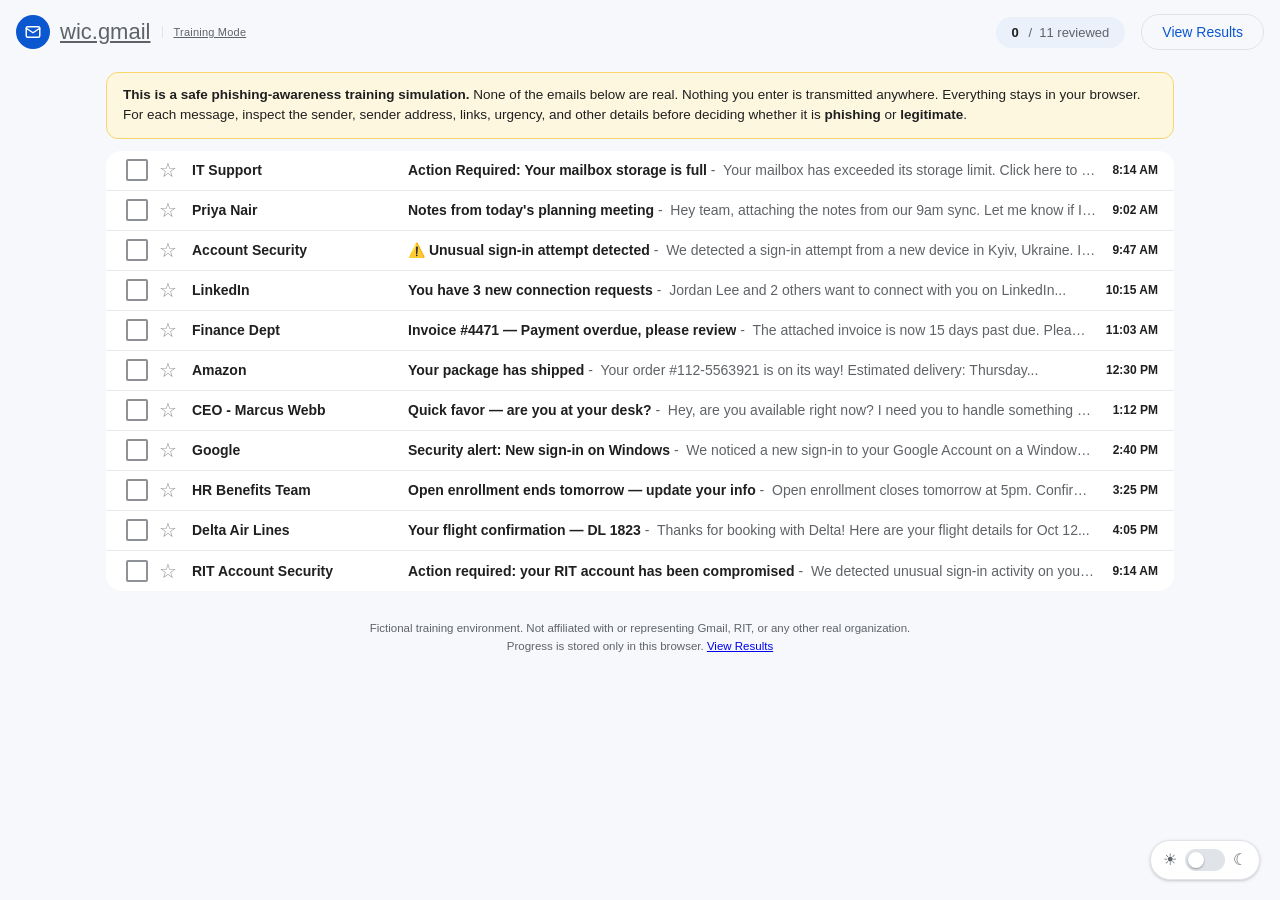
<file: index.html>
<!DOCTYPE html>
<html lang="en">
<head>
<meta charset="UTF-8">
<meta name="viewport" content="width=device-width, initial-scale=1.0">

<title>wic.gmail — Inbox</title>

<script src="assets/js/theme.js"></script>
<link rel="stylesheet" href="assets/css/styles.css">
</head>

<body>

<div class="topbar">

  <a class="brand" href="index.html">
    <div class="brand-mark">
      <svg
        viewBox="0 0 24 24"
        width="18"
        height="18"
        fill="none"
        stroke="#fff"
        stroke-width="2"
        stroke-linejoin="round"
        stroke-linecap="round"
        aria-hidden="true"
      >
        <rect x="3" y="5" width="18" height="14" rx="2"/>
        <path d="M3 7l9 6 9-6"/>
      </svg>
    </div>

    wic.gmail

    <span class="brand-sub">
      Training Mode
    </span>
  </a>

  <div class="topbar-spacer"></div>

  <div class="score-pill" id="score-pill">
    Loading…
  </div>

  <a class="btn" href="results.html">
    View Results
  </a>

</div>


<div class="layout">

  <div class="banner">

    <b>This is a safe phishing-awareness training simulation.</b>

    None of the emails below are real. Nothing you enter is transmitted
    anywhere. Everything stays in your browser.

    For each message, inspect the sender, sender address, links,
    urgency, and other details before deciding whether it is
    <b>phishing</b> or <b>legitimate</b>.

  </div>


  <div class="panel" id="inbox-list"></div>


  <div class="footer-note">

    Fictional training environment. Not affiliated with or representing
    Gmail, RIT, or any other real organization.

    <br>

    Progress is stored only in this browser.

    <a href="results.html">
      View Results
    </a>

  </div>

</div>


<div class="link-tooltip" id="link-tooltip"></div>


<script src="assets/js/emails.js"></script>
<script src="assets/js/app.js"></script>

<script>

/* ============================================================
   Inbox rendering
   ============================================================ */

function statusBadge(record, scenario) {

  if (record.judged === null) {
    return "";
  }

  const correct =
    record.judged ===
    (scenario.isPhishing ? "phish" : "legit");

  return `
    <span class="verdict-badge ${correct ? "correct" : "incorrect"}">
      ${correct ? "Correct" : "Missed"}
    </span>
  `;
}


/* ============================================================
   Inbox
   ============================================================ */

function renderInbox() {

  const progress = loadProgress();

  const list =
    document.getElementById("inbox-list");

  list.innerHTML = "";

  allScenarios().forEach((scenario) => {

    const record =
      getRecord(progress, scenario.id);

    const row =
      document.createElement("div");

    row.className =
      "email-row" +
      (record.judged !== null ? " read" : "");

    row.innerHTML = `

      <div class="avatar">
        ${escapeHtml(scenario.avatarInitial)}
      </div>

      <div class="email-row-main">

        <div class="email-row-top">

          <span
            class="email-sender"
            title="${escapeHtml(scenario.senderEmail)}"
          >
            ${escapeHtml(scenario.sender)}
          </span>

          <span class="email-time">
            ${escapeHtml(scenario.time)}
          </span>

        </div>

        <div class="email-subject">
          ${escapeHtml(scenario.subject)}
        </div>

        <div class="email-preview">
          ${escapeHtml(scenario.preview)}
        </div>

      </div>

      ${statusBadge(record, scenario)}
    `;

    row.addEventListener("click", () => {

      window.location.href =
        `email.html?id=${encodeURIComponent(scenario.id)}`;

    });

    list.appendChild(row);
  });

  updateScorePill(progress);
}


/* ============================================================
   Score
   ============================================================ */

function updateScorePill(progress) {

  const total =
    EMAIL_SCENARIOS.length;

  const judgedCount =
    EMAIL_SCENARIOS.filter(
      (scenario) =>
        getRecord(progress, scenario.id).judged !== null
    ).length;

  const pill =
    document.getElementById("score-pill");

  pill.innerHTML = `
    <b>${judgedCount}</b>
    &nbsp;/&nbsp;
    ${total} reviewed
  `;
}


renderInbox();

</script>

</body>
</html>
</file>
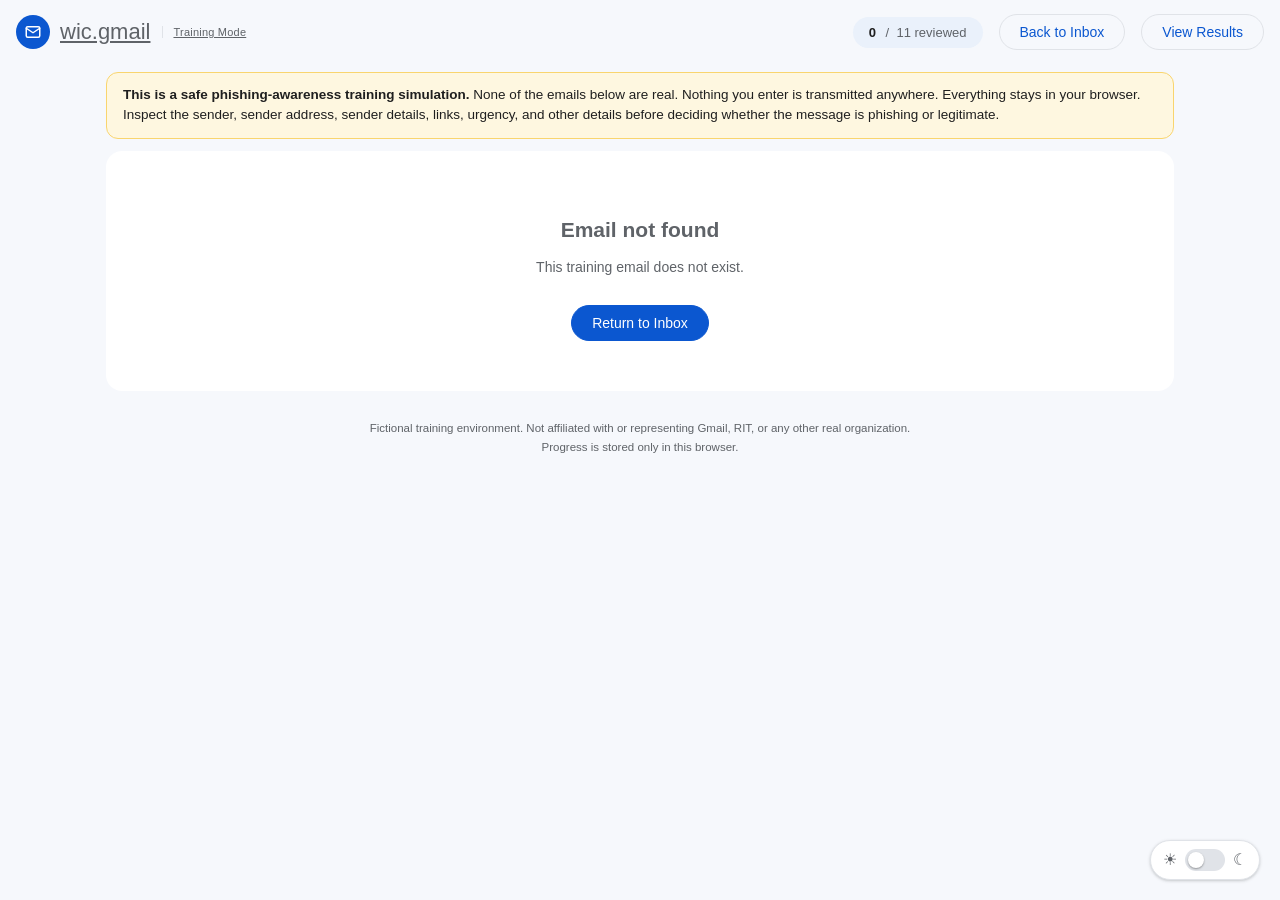
<file: email.html>
<!DOCTYPE html>
<html lang="en">
<head>
<meta charset="UTF-8">
<meta name="viewport" content="width=device-width, initial-scale=1.0">

<title>wic.gmail — Email</title>

<script src="assets/js/theme.js"></script>
<link rel="stylesheet" href="assets/css/styles.css">
</head>

<body>

<div class="topbar">

  <a class="brand" href="index.html">

    <div class="brand-mark">
      <svg
        viewBox="0 0 24 24"
        width="18"
        height="18"
        fill="none"
        stroke="#fff"
        stroke-width="2"
        stroke-linejoin="round"
        stroke-linecap="round"
        aria-hidden="true"
      >
        <rect x="3" y="5" width="18" height="14" rx="2"/>
        <path d="M3 7l9 6 9-6"/>
      </svg>
    </div>

    wic.gmail

    <span class="brand-sub">
      Training Mode
    </span>

  </a>

  <div class="topbar-spacer"></div>

  <div class="score-pill" id="score-pill">
    Loading…
  </div>

  <a class="btn" href="index.html">
    Back to Inbox
  </a>

  <a class="btn" href="results.html">
    View Results
  </a>

</div>


<div class="layout">

  <div class="banner">

    <b>This is a safe phishing-awareness training simulation.</b>

    None of the emails below are real. Nothing you enter is transmitted
    anywhere. Everything stays in your browser.

    Inspect the sender, sender address, sender details, links,
    urgency, and other details before deciding whether the message
    is phishing or legitimate.

  </div>


  <div class="panel" id="email-panel">

    <div class="empty-state">
      Loading email…
    </div>

  </div>


  <div class="footer-note">

    Fictional training environment. Not affiliated with or representing
    Gmail, RIT, or any other real organization.

    <br>

    Progress is stored only in this browser.

  </div>

</div>


<div
  class="link-tooltip"
  id="link-tooltip"
></div>


<script src="assets/js/emails.js"></script>
<script src="assets/js/app.js"></script>

<script>

/* ============================================================
   Get email
   ============================================================ */

const scenarioId =
  getQueryParam("id");

const scenario =
  findScenario(scenarioId);


/* ============================================================
   Score
   ============================================================ */

function updateEmailScore() {

  const progress =
    loadProgress();

  const reviewed =
    EMAIL_SCENARIOS.filter(
      (item) =>
        getRecord(progress, item.id).judged !== null
    ).length;

  const pill =
    document.getElementById("score-pill");

  if (!pill) {
    return;
  }

  pill.innerHTML = `
    <b>${reviewed}</b>
    &nbsp;/&nbsp;
    ${EMAIL_SCENARIOS.length} reviewed
  `;
}


/* ============================================================
   Sender details
   ============================================================ */

function toggleSenderDetails() {

  const popup =
    document.getElementById("sender-details");

  const button =
    document.getElementById("sender-details-button");

  if (!popup || !button) {
    return;
  }

  const isOpen =
    popup.style.display === "block";

  if (isOpen) {

    popup.style.display = "none";

    button.setAttribute(
      "aria-expanded",
      "false"
    );

    button.innerHTML = "▾";

  } else {

    popup.style.display = "block";

    button.setAttribute(
      "aria-expanded",
      "true"
    );

    button.innerHTML = "▴";
  }
}


/* ============================================================
   Render error
   ============================================================ */

function renderError() {

  const panel =
    document.getElementById("email-panel");

  panel.innerHTML = `

    <div class="empty-state">

      <h2>
        Email not found
      </h2>

      <p>
        This training email does not exist.
      </p>

      <br>

      <a
        class="btn btn-primary"
        href="index.html"
      >
        Return to Inbox
      </a>

    </div>

  `;
}


/* ============================================================
   Render email
   ============================================================ */

function renderEmail() {

  if (!scenario) {
    renderError();
    return;
  }


  const progress =
    loadProgress();

  const record =
    getRecord(
      progress,
      scenario.id
    );


  setRecord(
    progress,
    scenario.id,
    {
      readAt:
        record.readAt ||
        new Date().toISOString()
    }
  );


  const details =
    scenario.senderDetails || {};


  const panel =
    document.getElementById(
      "email-panel"
    );


  panel.innerHTML = `

    <div class="detail-header">

      <h1 class="detail-subject">

        ${escapeHtml(
          scenario.subject
        )}

      </h1>


      <div class="detail-sender-row">

        <div class="avatar">

          ${escapeHtml(
            scenario.avatarInitial || "?"
          )}

        </div>


        <div
          class="detail-sender-info"
          style="position: relative;"
        >

          <div
            style="
              display: flex;
              align-items: center;
              gap: 6px;
              min-height: 24px;
            "
          >

            <span class="detail-sender-name">

              ${escapeHtml(
                scenario.sender
              )}

            </span>


            <span class="detail-sender-email">

              ${escapeHtml(
                scenario.senderEmail
              )}

            </span>


            <!-- THIS IS THE ACTUAL BUTTON -->

            <button
              id="sender-details-button"
              type="button"
              onclick="toggleSenderDetails()"
              aria-expanded="false"
              aria-label="Show sender details"
              title="Show sender details"
              style="
                appearance: none;
                -webkit-appearance: none;
                border: 0;
                background: transparent;
                color: var(--text-muted);
                cursor: pointer;
                font-size: 16px;
                line-height: 20px;
                width: 28px;
                height: 28px;
                padding: 0;
                margin: 0;
                display: inline-flex;
                align-items: center;
                justify-content: center;
                border-radius: 50%;
              "
            >▾</button>

          </div>


          <!-- SENDER DETAILS -->

          <div
            id="sender-details"
            style="
              display: none;
              position: absolute;
              z-index: 100;
              top: 34px;
              left: 0;
              width: min(520px, calc(100vw - 60px));
              background: var(--panel);
              color: var(--text);
              border: 1px solid var(--border);
              border-radius: 12px;
              box-shadow: var(--shadow);
              padding: 18px;
            "
          >

            <div
              style="
                font-size: 16px;
                font-weight: 500;
                margin-bottom: 14px;
              "
            >
              Sender details
            </div>


            <div
              style="
                display: grid;
                grid-template-columns: 90px 1fr;
                gap: 9px 12px;
                font-size: 13px;
                line-height: 1.4;
              "
            >

              <div
                style="
                  color: var(--text-muted);
                  font-weight: 500;
                "
              >
                from:
              </div>

              <div>
                ${escapeHtml(
                  scenario.senderEmail
                )}
              </div>


              <div
                style="
                  color: var(--text-muted);
                  font-weight: 500;
                "
              >
                to:
              </div>

              <div>
                ${escapeHtml(
                  details.to ||
                  "Not available"
                )}
              </div>


              <div
                style="
                  color: var(--text-muted);
                  font-weight: 500;
                "
              >
                reply-to:
              </div>

              <div>
                ${escapeHtml(
                  details.replyTo ||
                  scenario.senderEmail ||
                  "Not available"
                )}
              </div>


              <div
                style="
                  color: var(--text-muted);
                  font-weight: 500;
                "
              >
                mailed-by:
              </div>

              <div>
                ${escapeHtml(
                  details.mailedBy ||
                  "Not available"
                )}
              </div>


              <div
                style="
                  color: var(--text-muted);
                  font-weight: 500;
                "
              >
                signed-by:
              </div>

              <div>
                ${escapeHtml(
                  details.signedBy ||
                  "Not available"
                )}
              </div>

            </div>


            ${
              details.warning
                ? `

                  <div
                    style="
                      margin-top: 16px;
                      padding: 12px;
                      background: var(--warn-bg);
                      border: 1px solid var(--warn-border);
                      border-radius: 8px;
                      font-size: 13px;
                      line-height: 1.5;
                    "
                  >

                    <b>
                      Training note:
                    </b>

                    <br>

                    ${escapeHtml(
                      details.warning
                    )}

                  </div>

                `
                : ""
            }

          </div>

        </div>


        <div class="detail-time">

          ${escapeHtml(
            scenario.time
          )}

        </div>

      </div>

    </div>


    <div class="detail-body">

      ${scenario.body}

    </div>


    <div class="judgment-box">

      <div class="judgment-box-title">

        What do you think?

      </div>


      <div class="judgment-buttons">

        <button
          type="button"
          class="btn btn-danger"
          id="phish-button"
        >
          ⚠ Report Phishing
        </button>


        <button
          type="button"
          class="btn btn-primary"
          id="legit-button"
        >
          ✓ Looks Legitimate
        </button>

      </div>

    </div>


    <div id="feedback-area"></div>


    <div class="detail-actions">

      <a
        class="btn"
        href="index.html"
      >
        ← Back to Inbox
      </a>

    </div>

  `;


  /* ==========================================================
     Link behavior
     ========================================================== */

  attachLinkTooltip(
    panel,
    scenario
  );


  /* ==========================================================
     Judgment buttons
     ========================================================== */

  document
    .getElementById("phish-button")
    .addEventListener(
      "click",
      function() {

        judgeEmail(
          scenario,
          "phish"
        );

      }
    );


  document
    .getElementById("legit-button")
    .addEventListener(
      "click",
      function() {

        judgeEmail(
          scenario,
          "legit"
        );

      }
    );


  /* ==========================================================
     Existing result
     ========================================================== */

  if (record.judged) {

    showFeedback(
      scenario,
      record.judged
    );

  }


  updateEmailScore();
}


/* ============================================================
   Judge
   ============================================================ */

function judgeEmail(
  scenario,
  judgment
) {

  const progress =
    loadProgress();

  const existing =
    getRecord(
      progress,
      scenario.id
    );


  if (existing.judged !== null) {

    showFeedback(
      scenario,
      existing.judged
    );

    return;
  }


  setRecord(
    progress,
    scenario.id,
    {
      judged: judgment,
      readAt:
        existing.readAt ||
        new Date().toISOString()
    }
  );


  showFeedback(
    scenario,
    judgment
  );


  updateEmailScore();
}


/* ============================================================
   Feedback
   ============================================================ */

function showFeedback(
  scenario,
  judgment
) {

  const area =
    document.getElementById(
      "feedback-area"
    );

  if (!area) {
    return;
  }


  const correct =
    (
      judgment === "phish" &&
      scenario.isPhishing
    ) ||
    (
      judgment === "legit" &&
      !scenario.isPhishing
    );


  const type =
    scenario.isPhishing
      ? "phish"
      : "legit";


  const flags =
    scenario.redFlags || [];


  let flagsHtml = "";


  if (flags.length > 0) {

    flagsHtml = `

      <div class="reveal-flags-title">
        Warning signs to notice
      </div>

      <ul class="reveal-flags">

        ${flags
          .map(
            (flag) => `
              <li>
                ${escapeHtml(flag)}
              </li>
            `
          )
          .join("")
        }

      </ul>

    `;

  }


  area.innerHTML = `

    <div class="reveal ${type}">

      <div class="reveal-title">

        ${correct ? "✓" : "!"}

        ${correct ? "Correct" : "Not quite"}

      </div>


      <div class="reveal-text">

        <b>
          ${
            scenario.isPhishing
              ? "This email is phishing."
              : "This email is legitimate."
          }
        </b>

        <br><br>

        ${escapeHtml(
          scenario.explanation
        )}

      </div>


      ${flagsHtml}

    </div>

  `;
}


/* ============================================================
   Start
   ============================================================ */

if (scenario) {

  renderEmail();

} else {

  renderError();

  updateEmailScore();

}

</script>

</body>
</html>
</file>
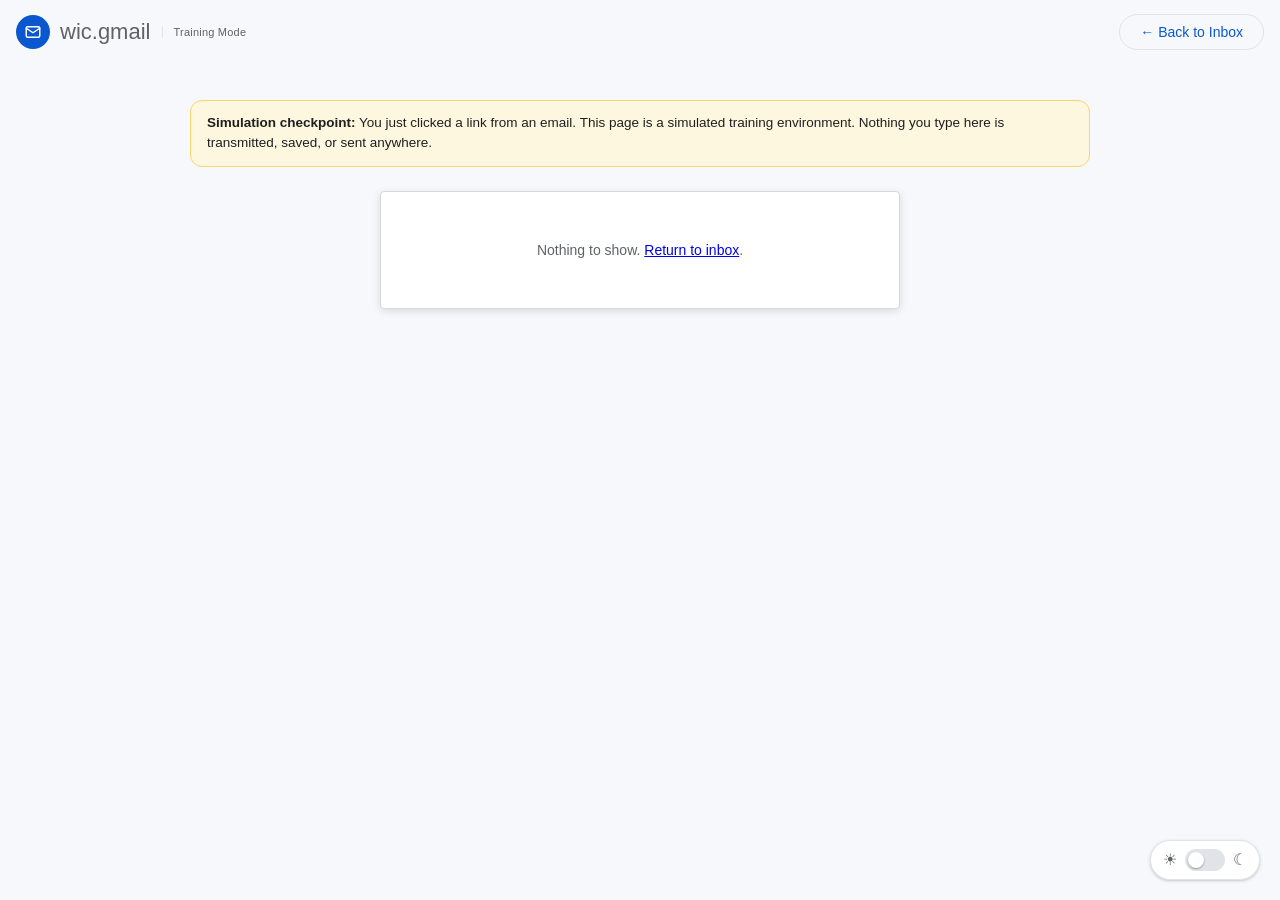
<file: login.html>
<!-- ============================================================
     FILE: login.html
     Phishing Awareness Simulator — Simulated Login Page

     IMPORTANT:
     This page is a SAFE TRAINING SIMULATION.
     No credentials are transmitted or stored.
     ============================================================ -->

<!DOCTYPE html>
<html lang="en">
<head>
<meta charset="UTF-8">
<meta name="viewport" content="width=device-width, initial-scale=1.0">

<title>Sign in — Training Simulation</title>

<script src="assets/js/theme.js"></script>
<link rel="stylesheet" href="assets/css/styles.css">

<style>
/* ============================================================
   RIT-STYLE TRAINING LOGIN
   These styles ONLY affect the simulated login page.
   The main inbox CSS remains unchanged.
   ============================================================ */

.login-wrap.rit-training {
  max-width: 100%;
  margin: 0;
  padding: 36px 20px 60px;
}

.rit-training-banner {
  max-width: 900px;
  margin: 0 auto 24px;
}

.rit-login-shell {
  width: 100%;
  max-width: 520px;
  margin: 0 auto;
}

.rit-login-card {
  background: #ffffff;
  border: 1px solid #d8d8d8;
  border-radius: 4px;
  box-shadow: 0 2px 8px rgba(0, 0, 0, 0.12);
  overflow: hidden;
}

.rit-login-header {
  background: #f36c21;
  color: #ffffff;
  padding: 24px 30px;
}

.rit-login-header-title {
  font-size: 22px;
  font-weight: 600;
  margin: 0;
}

.rit-login-header-subtitle {
  font-size: 13px;
  margin-top: 5px;
  opacity: 0.95;
}

.rit-login-content {
  padding: 32px;
}

.rit-login-simulation-label {
  display: inline-block;
  background: #fff3e8;
  color: #b84b08;
  border: 1px solid #f3c39f;
  border-radius: 4px;
  padding: 5px 9px;
  font-size: 11px;
  font-weight: 700;
  letter-spacing: 0.04em;
  text-transform: uppercase;
  margin-bottom: 18px;
}

.rit-login-title {
  margin: 0 0 8px;
  font-size: 25px;
  font-weight: 500;
  color: #333;
}

.rit-login-description {
  margin: 0 0 24px;
  color: #666;
  font-size: 14px;
  line-height: 1.5;
}

.rit-login-form {
  margin-top: 8px;
}

.rit-field {
  margin-bottom: 18px;
}

.rit-field label {
  display: block;
  margin-bottom: 7px;
  font-size: 13px;
  font-weight: 600;
  color: #333;
}

.rit-field input {
  width: 100%;
  height: 44px;
  padding: 10px 12px;
  border: 1px solid #bdbdbd;
  border-radius: 3px;
  background: #fff;
  color: #222;
  font-family: Arial, sans-serif;
  font-size: 15px;
}

.rit-field input:focus {
  outline: 2px solid rgba(243, 108, 33, 0.25);
  border-color: #f36c21;
}

.rit-login-submit {
  width: 100%;
  height: 44px;
  border: 0;
  border-radius: 3px;
  background: #f36c21;
  color: #fff;
  font-size: 15px;
  font-weight: 600;
  cursor: pointer;
  transition: background 0.15s ease;
}

.rit-login-submit:hover {
  background: #d9570e;
}

.rit-login-help {
  margin-top: 18px;
  text-align: center;
  font-size: 12px;
  color: #777;
}

.rit-login-help a {
  color: #b84b08;
  text-decoration: none;
}

.rit-login-help a:hover {
  text-decoration: underline;
}

.rit-login-footer {
  border-top: 1px solid #e5e5e5;
  background: #fafafa;
  padding: 15px 20px;
  text-align: center;
  color: #777;
  font-size: 11px;
  line-height: 1.5;
}

.rit-real-destination {
  margin-top: 20px;
  padding: 12px;
  border-radius: 4px;
  background: #f5f5f5;
  border: 1px solid #ddd;
  text-align: left;
}

.rit-real-destination-label {
  font-size: 11px;
  font-weight: 700;
  color: #666;
  text-transform: uppercase;
  letter-spacing: 0.04em;
  margin-bottom: 5px;
}

.rit-real-destination-url {
  font-family: ui-monospace, SFMono-Regular, Menlo, Consolas, monospace;
  font-size: 11px;
  color: #444;
  word-break: break-all;
}

/* ============================================================
   SMALL SCREENS
   ============================================================ */

@media (max-width: 600px) {
  .login-wrap.rit-training {
    padding: 20px 12px 40px;
  }

  .rit-login-content {
    padding: 24px 20px;
  }

  .rit-login-header {
    padding: 20px;
  }

  .rit-login-title {
    font-size: 22px;
  }
}

/* ============================================================
   DARK MODE
   ============================================================ */

:root[data-theme="dark"] .rit-login-card {
  background: #1b1b1d;
  border-color: #3c4043;
}

:root[data-theme="dark"] .rit-login-content {
  color: #e3e3e3;
}

:root[data-theme="dark"] .rit-login-title,
:root[data-theme="dark"] .rit-field label {
  color: #e3e3e3;
}

:root[data-theme="dark"] .rit-login-description,
:root[data-theme="dark"] .rit-login-help {
  color: #aaa;
}

:root[data-theme="dark"] .rit-field input {
  background: #121214;
  border-color: #555;
  color: #eee;
}

:root[data-theme="dark"] .rit-login-footer {
  background: #151517;
  border-color: #3c4043;
  color: #aaa;
}

:root[data-theme="dark"] .rit-real-destination {
  background: #151517;
  border-color: #3c4043;
}

:root[data-theme="dark"] .rit-real-destination-url {
  color: #ccc;
}
</style>

</head>

<body>

<!-- ============================================================
     TOP BAR
     ============================================================ -->

<div class="topbar">

  <a class="brand" href="index.html" style="text-decoration:none;">

    <div class="brand-mark">
      <svg
        viewBox="0 0 24 24"
        width="18"
        height="18"
        fill="none"
        stroke="#fff"
        stroke-width="2"
        stroke-linejoin="round"
        stroke-linecap="round"
        aria-hidden="true"
      >
        <rect x="3" y="5" width="18" height="14" rx="2"/>
        <path d="M3 7l9 6 9-6"/>
      </svg>
    </div>

    wic.gmail

    <span class="brand-sub">
      Training Mode
    </span>

  </a>

  <div class="topbar-spacer"></div>

  <a class="btn" href="index.html">
    &larr; Back to Inbox
  </a>

</div>


<!-- ============================================================
     LOGIN SIMULATION
     ============================================================ -->

<div class="login-wrap rit-training">

  <!-- Training warning -->
  <div class="banner rit-training-banner">

    <b>Simulation checkpoint:</b>
    You just clicked a link from an email.

    This page is a simulated training environment.
    Nothing you type here is transmitted, saved, or sent anywhere.

  </div>


  <div class="rit-login-shell">

    <div class="rit-login-card" id="login-card">

      <!-- JavaScript fills this area -->

    </div>

  </div>

</div>


<!-- ============================================================
     JAVASCRIPT
     ============================================================ -->

<script src="assets/js/emails.js"></script>
<script src="assets/js/app.js"></script>

<script>

const id = getQueryParam("id");
const scenario = findScenario(id);
const card = document.getElementById("login-card");


/* ============================================================
   INVALID SCENARIO
   ============================================================ */

if (!scenario) {

  card.innerHTML = `
    <div class="empty-state">
      Nothing to show.
      <a href="index.html">Return to inbox</a>.
    </div>
  `;

} else {

  renderLogin();

}


/* ============================================================
   RENDER LOGIN PAGE
   ============================================================ */

function renderLogin() {

  /*
   * RIT-specific scenarios get the RIT-style training page.
   *
   * Other phishing scenarios can still use the same generic
   * simulation mechanism.
   */

  const isRitScenario = scenario.id === "rit-compromised-account";


  if (isRitScenario) {

    card.innerHTML = `

      <!-- RIT-style simulated header -->

      <div class="rit-login-header">

        <div class="rit-login-header-title">
          RIT Account Services
        </div>

        <div class="rit-login-header-subtitle">
          Student account sign-in
        </div>

      </div>


      <!-- Login content -->

      <div class="rit-login-content">

        <div class="rit-login-simulation-label">
          Training Simulation
        </div>

        <h1 class="rit-login-title">
          Sign in to your RIT account
        </h1>

        <p class="rit-login-description">
          Sign in with your RIT username and password to continue.
        </p>


        <form id="login-form" class="rit-login-form">

          <div class="rit-field">

            <label for="email">
              RIT email address
            </label>

            <input
              id="email"
              type="email"
              placeholder="username@rit.edu"
              autocomplete="off"
              required
            >

          </div>


          <div class="rit-field">

            <label for="password">
              Password
            </label>

            <input
              id="password"
              type="password"
              placeholder="Password"
              autocomplete="off"
              required
            >

          </div>


          <button
            type="submit"
            class="rit-login-submit"
          >
            Sign In
          </button>

        </form>


        <div class="rit-login-help">

          Need help signing in?
          <a href="#" onclick="return false;">
            Contact RIT support
          </a>

        </div>


        <!--
          This is intentionally visible in training mode.
          It lets the learner see where the email actually sent them.
        -->

        <div class="rit-real-destination">

          <div class="rit-real-destination-label">
            Link destination detected by the simulation
          </div>

          <div class="rit-real-destination-url">
            ${escapeHtml(scenario.linkHref || "Unknown destination")}
          </div>

        </div>

      </div>


      <div class="rit-login-footer">

        This is a fictional phishing-awareness simulation.
        No credentials are transmitted or stored.

      </div>

    `;

  } else {

    /*
     * Generic simulated login for the other phishing scenarios.
     */

    card.innerHTML = `

      <div class="login-brand">

        <div class="brand-mark">

          <svg
            viewBox="0 0 24 24"
            width="18"
            height="18"
            fill="none"
            stroke="#fff"
            stroke-width="2"
            stroke-linejoin="round"
            stroke-linecap="round"
            aria-hidden="true"
          >
            <rect x="3" y="5" width="18" height="14" rx="2"/>
            <path d="M3 7l9 6 9-6"/>
          </svg>

        </div>

        Account sign in

      </div>


      <div class="login-title">
        Verify your identity to continue
      </div>


      <div class="login-sub">
        Destination:
        <span style="font-family:ui-monospace,monospace;">
          ${escapeHtml(scenario.linkHref || "unknown")}
        </span>
      </div>


      <form id="login-form">

        <div class="field">

          <label>
            Email address
          </label>

          <input
            type="email"
            placeholder="you@example.com"
            autocomplete="off"
            required
          >

        </div>


        <div class="field">

          <label>
            Password
          </label>

          <input
            type="password"
            placeholder="••••••••"
            autocomplete="off"
            required
          >

        </div>


        <button
          type="submit"
          class="login-submit"
        >
          Sign In
        </button>

      </form>


      <div class="sim-watermark">

        This is a simulated phishing landing page for training
        purposes only. No credentials are transmitted or stored.

      </div>

    `;

  }


  /* ============================================================
     FORM HANDLER
     ============================================================ */

  document
    .getElementById("login-form")
    .addEventListener("submit", function(e) {

      e.preventDefault();

      const progress = loadProgress();

      setRecord(
        progress,
        scenario.id,
        {
          submittedCreds: true
        }
      );

      /*
       * Send the learner back to the email.
       * The email page can then explain that the login was part
       * of the simulated phishing attack.
       */

      window.location.href =
        `email.html?id=${encodeURIComponent(scenario.id)}&caught=1`;

    });

}


/* ============================================================
   HTML ESCAPING
   Prevents scenario text from being interpreted as HTML.
   ============================================================ */

function escapeHtml(value) {

  return String(value)
    .replace(/&/g, "&amp;")
    .replace(/</g, "&lt;")
    .replace(/>/g, "&gt;")
    .replace(/"/g, "&quot;")
    .replace(/'/g, "&#039;");

}

</script>

</body>
</html>
</file>
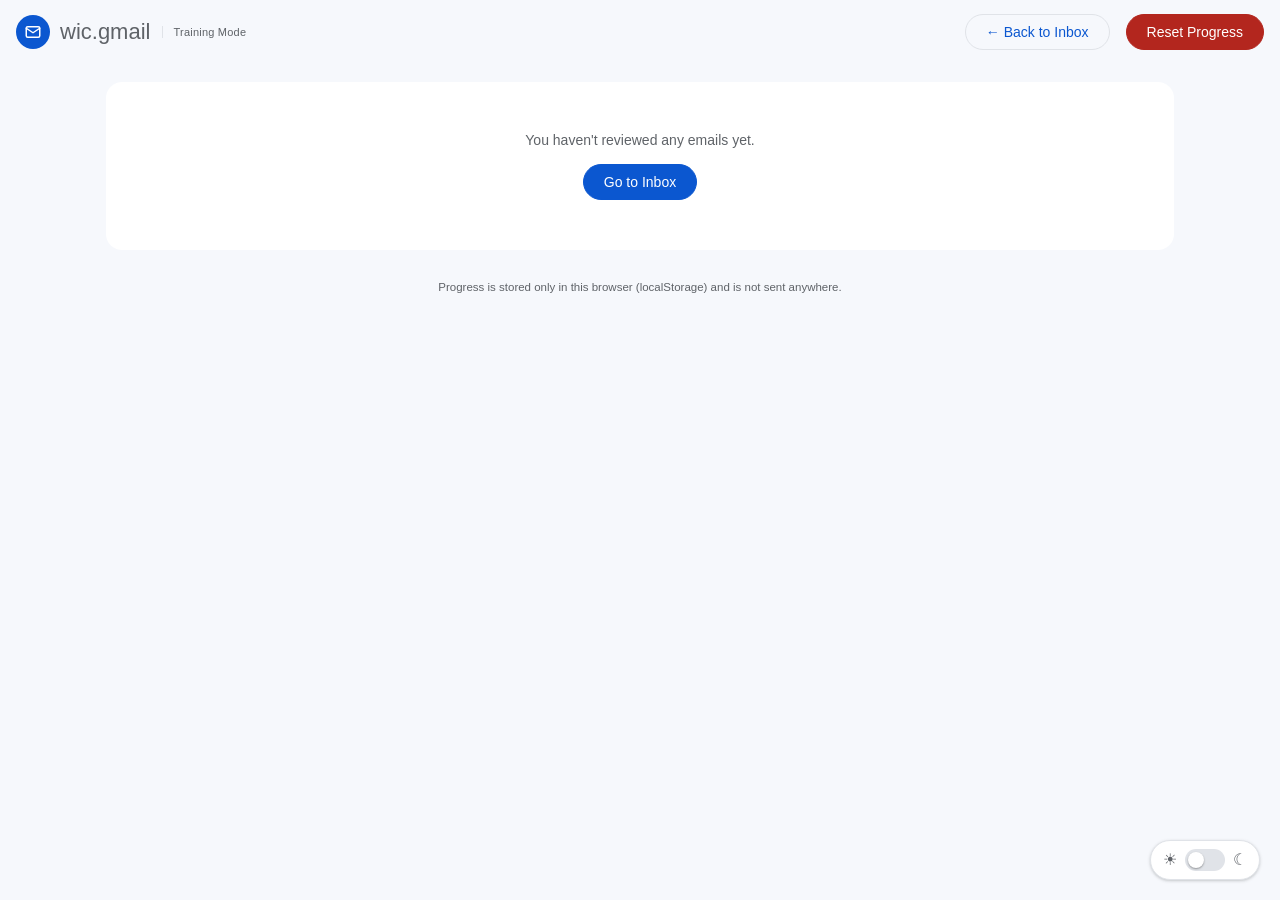
<file: results.html>
<!DOCTYPE html>
<html lang="en">
<head>
<meta charset="UTF-8">
<meta name="viewport" content="width=device-width, initial-scale=1.0">
<title>wic.gmail — Your Results</title>
<script src="assets/js/theme.js"></script>
<link rel="stylesheet" href="assets/css/styles.css">
</head>
<body>

<div class="topbar">
  <a class="brand" href="index.html" style="text-decoration:none;">
    <div class="brand-mark"><svg viewBox="0 0 24 24" width="18" height="18" fill="none" stroke="#fff" stroke-width="2" stroke-linejoin="round" stroke-linecap="round" aria-hidden="true"><rect x="3" y="5" width="18" height="14" rx="2"/><path d="M3 7l9 6 9-6"/></svg></div>
    wic.gmail
    <span class="brand-sub">Training Mode</span>
  </a>
  <div class="topbar-spacer"></div>
  <a class="btn" href="index.html">&larr; Back to Inbox</a>
  <button class="btn btn-danger" id="reset-btn">Reset Progress</button>
</div>

<div class="layout">

  <div id="stats-area"></div>
  <div class="panel" id="results-list" style="margin-top:18px;"></div>

  <div class="footer-note">
    Progress is stored only in this browser (localStorage) and is not sent anywhere.
  </div>

</div>

<script src="assets/js/emails.js"></script>
<script src="assets/js/app.js"></script>
<script>
function render() {
  const progress = loadProgress();
  const scenarios = allScenarios();
  const judged = scenarios.filter((s) => getRecord(progress, s.id).judged !== null);

  if (judged.length === 0) {
    document.getElementById("stats-area").innerHTML = "";
    document.getElementById("results-list").innerHTML = `
      <div class="empty-state">
        You haven't reviewed any emails yet.<br><br>
        <a class="btn btn-primary" href="index.html">Go to Inbox</a>
      </div>
    `;
    return;
  }

  let correctCount = 0;
  let fellForPhish = 0;
  let totalPhish = scenarios.filter((s) => s.isPhishing).length;

  scenarios.forEach((s) => {
    const r = getRecord(progress, s.id);
    if (r.judged === null) return;
    const correct = r.judged === (s.isPhishing ? "phish" : "legit");
    if (correct) correctCount++;
    if (s.isPhishing && (r.submittedCreds || r.judged === "legit")) fellForPhish++;
  });

  document.getElementById("stats-area").innerHTML = `
    <div class="results-summary">
      <div class="stat-card safe">
        <div class="stat-num">${correctCount}/${judged.length}</div>
        <div class="stat-label">Correctly identified</div>
      </div>
      <div class="stat-card danger">
        <div class="stat-num">${fellForPhish}/${totalPhish}</div>
        <div class="stat-label">Phishing emails you fell for</div>
      </div>
      <div class="stat-card">
        <div class="stat-num">${judged.length}/${scenarios.length}</div>
        <div class="stat-label">Emails reviewed</div>
      </div>
    </div>
  `;

  const list = document.getElementById("results-list");
  list.innerHTML = "";
  scenarios.forEach((s) => {
    const r = getRecord(progress, s.id);
    if (r.judged === null) return;
    const correct = r.judged === (s.isPhishing ? "phish" : "legit");
    const row = document.createElement("div");
    row.className = "result-row";
    row.innerHTML = `
      <div class="result-row-top">
        <span class="result-row-subject">${s.subject}</span>
        <span class="verdict-badge ${correct ? "correct" : "incorrect"}">${correct ? "Correct" : "Missed"}</span>
      </div>
      <div class="result-row-explain">${s.explanation}</div>
    `;
    row.style.cursor = "pointer";
    row.addEventListener("click", () => { window.location.href = `email.html?id=${s.id}`; });
    list.appendChild(row);
  });
}

document.getElementById("reset-btn").addEventListener("click", () => {
  if (confirm("Reset all progress? This clears your results in this browser.")) {
    resetProgress();
    render();
  }
});

render();
</script>

</body>
</html>
</file>
<file: assets/css/styles.css>
/* ============================================================
   Phishing Awareness Simulator — Styles
   Gmail-style webmail look (layout, density, colors, type).
   Branded "wic.gmail" for the club.

   TRAINING SIMULATION ONLY
   No real credentials should ever be collected or transmitted.
   ============================================================ */

:root {
  --bg: #f6f8fc;
  --panel: #ffffff;
  --row-read: #f2f6fc;
  --row-hover: #ffffff;
  --border: #e0e3e8;
  --divider: #e8eaed;
  --text: #1f1f1f;
  --text-muted: #5f6368;
  --accent: #0b57d0;
  --accent-dark: #0842a0;
  --accent-soft: #d3e3fd;
  --compose: #c2e7ff;
  --search-bg: #eaf1fb;
  --danger: #b3261e;
  --danger-bg: #fce8e6;
  --safe: #137333;
  --safe-bg: #e6f4ea;
  --warn-bg: #fef7e0;
  --warn-border: #f9d56e;
  --radius: 16px;
  --shadow: 0 1px 2px rgba(60, 64, 67, 0.15),
             0 1px 3px 1px rgba(60, 64, 67, 0.08);
  --font: "Google Sans", "Google Sans Text", Roboto,
          "Helvetica Neue", Arial, sans-serif;
}

@media (prefers-color-scheme: dark) {
  :root:not([data-theme="light"]) {
    --bg: #0e0e0f;
    --panel: #1b1b1d;
    --row-read: #131314;
    --row-hover: #232326;
    --border: #3c4043;
    --divider: #2d2f31;
    --text: #e3e3e3;
    --text-muted: #9aa0a6;
    --accent: #a8c7fa;
    --accent-dark: #d3e3fd;
    --accent-soft: #004a77;
    --compose: #c2e7ff;
    --search-bg: #2d2f31;
    --danger: #f28b82;
    --danger-bg: #3c1f1d;
    --safe: #81c995;
    --safe-bg: #17301f;
    --warn-bg: #3a300f;
    --warn-border: #a5832a;
    --shadow: 0 1px 3px rgba(0, 0, 0, 0.5);
  }
}

:root[data-theme="dark"] {
  --bg: #0e0e0f;
  --panel: #1b1b1d;
  --row-read: #131314;
  --row-hover: #232326;
  --border: #3c4043;
  --divider: #2d2f31;
  --text: #e3e3e3;
  --text-muted: #9aa0a6;
  --accent: #a8c7fa;
  --accent-dark: #d3e3fd;
  --accent-soft: #004a77;
  --compose: #c2e7ff;
  --search-bg: #2d2f31;
  --danger: #f28b82;
  --danger-bg: #3c1f1d;
  --safe: #81c995;
  --safe-bg: #17301f;
  --warn-bg: #3a300f;
  --warn-border: #a5832a;
  --shadow: 0 1px 3px rgba(0, 0, 0, 0.5);
}

* {
  box-sizing: border-box;
}

body {
  margin: 0;
  background: var(--bg);
  color: var(--text);
  font-family: var(--font);
  font-size: 14px;
  -webkit-font-smoothing: antialiased;
}

/* ============================================================
   TOP BAR
   ============================================================ */

.topbar {
  display: flex;
  align-items: center;
  gap: 16px;
  padding: 8px 16px;
  background: var(--bg);
  border: none;
  position: sticky;
  top: 0;
  z-index: 10;
  height: 64px;
}

.brand {
  display: flex;
  align-items: center;
  gap: 10px;
  font-weight: 400;
  font-size: 22px;
  color: var(--text-muted);
  letter-spacing: 0;
  min-width: 200px;
}

.brand-mark {
  width: 34px;
  height: 34px;
  border-radius: 50%;
  background: #0b57d0;
  display: flex;
  align-items: center;
  justify-content: center;
  flex-shrink: 0;
}

.brand-sub {
  font-size: 11px;
  font-weight: 500;
  color: var(--text-muted);
  text-transform: none;
  letter-spacing: 0.02em;
  border-left: 1px solid var(--border);
  padding-left: 10px;
  margin-left: 2px;
}

.topbar-spacer {
  flex: 1;
}

.search-bar {
  flex: 1;
  max-width: 720px;
  height: 46px;
  display: flex;
  align-items: center;
  padding: 0 20px;
  border-radius: 24px;
  background: var(--search-bg);
  color: var(--text-muted);
  font-size: 16px;
}

.score-pill {
  display: flex;
  align-items: center;
  gap: 6px;
  background: var(--search-bg);
  border: none;
  border-radius: 999px;
  padding: 8px 16px;
  font-size: 13px;
  font-weight: 500;
  color: var(--text-muted);
}

.score-pill b {
  color: var(--text);
}

/* ============================================================
   BUTTONS
   ============================================================ */

.btn {
  display: inline-flex;
  align-items: center;
  gap: 6px;
  border: 1px solid var(--border);
  background: transparent;
  color: var(--accent);
  padding: 9px 20px;
  border-radius: 999px;
  font-family: var(--font);
  font-size: 14px;
  font-weight: 500;
  cursor: pointer;
  transition: background 0.15s ease, box-shadow 0.15s ease;
  text-decoration: none;
}

.btn:hover {
  background: rgba(11, 87, 208, 0.08);
}

.btn-primary {
  background: var(--accent);
  border-color: var(--accent);
  color: #fff;
}

.btn-primary:hover {
  background: var(--accent-dark);
  box-shadow: var(--shadow);
}

.btn-danger {
  background: var(--danger);
  border-color: var(--danger);
  color: #fff;
}

.btn-danger:hover {
  opacity: 0.9;
  box-shadow: var(--shadow);
}

/* ============================================================
   LAYOUT
   ============================================================ */

.layout {
  max-width: 1100px;
  margin: 8px auto 24px;
  padding: 0 16px;
}

.banner {
  background: var(--warn-bg);
  border: 1px solid var(--warn-border);
  border-radius: 12px;
  padding: 12px 16px;
  font-size: 13.5px;
  color: var(--text);
  margin-bottom: 12px;
  line-height: 1.5;
}

.banner b {
  color: var(--text);
}

.panel {
  background: var(--panel);
  border: none;
  border-radius: var(--radius);
  box-shadow: none;
  overflow: hidden;
}

/* ============================================================
   INBOX LIST
   ============================================================ */

.email-row {
  display: flex;
  align-items: center;
  gap: 0;
  height: 40px;
  padding: 0 16px 0 8px;
  border-bottom: 1px solid var(--divider);
  background: var(--panel);
  cursor: pointer;
  transition: box-shadow 0.1s ease;
  position: relative;
}

.email-row:last-child {
  border-bottom: none;
}

.email-row:hover {
  background: var(--row-hover);
  box-shadow:
    inset 1px 0 0 var(--border),
    inset -1px 0 0 var(--border),
    0 1px 2px 0 rgba(60, 64, 67, 0.3),
    0 1px 3px 1px rgba(60, 64, 67, 0.15);
  z-index: 1;
}

.email-row.read {
  background: var(--row-read);
  opacity: 1;
}

.email-row.read:hover {
  background: var(--row-hover);
}

.email-row::before {
  content: "";
  order: -2;
  flex-shrink: 0;
  width: 18px;
  height: 18px;
  margin: 0 10px 0 12px;
  border: 2px solid var(--text-muted);
  border-radius: 2px;
  opacity: 0.7;
}

.email-row::after {
  content: "\2606";
  order: -1;
  flex-shrink: 0;
  width: 20px;
  margin-right: 14px;
  font-size: 20px;
  line-height: 1;
  color: var(--text-muted);
  opacity: 0.7;
  text-align: center;
}

.email-row .avatar {
  display: none;
}

.avatar {
  flex-shrink: 0;
  width: 40px;
  height: 40px;
  border-radius: 50%;
  background: var(--accent);
  color: #fff;
  display: flex;
  align-items: center;
  justify-content: center;
  font-size: 15px;
  font-weight: 500;
}

.email-row-main {
  flex: 1;
  min-width: 0;
  display: flex;
  align-items: center;
  gap: 0;
}

.email-row-top {
  display: contents;
}

.email-sender {
  order: 0;
  flex: 0 0 200px;
  width: 200px;
  margin-right: 16px;
  font-weight: 700;
  font-size: 14px;
  white-space: nowrap;
  overflow: hidden;
  text-overflow: ellipsis;
}

.email-subject {
  order: 1;
  flex: 0 1 auto;
  max-width: 55%;
  margin: 0;
  font-size: 14px;
  font-weight: 700;
  white-space: nowrap;
  overflow: hidden;
  text-overflow: ellipsis;
}

.email-preview {
  order: 2;
  flex: 1 1 0;
  min-width: 0;
  margin: 0;
  font-size: 14px;
  font-weight: 400;
  color: var(--text-muted);
  white-space: nowrap;
  overflow: hidden;
  text-overflow: ellipsis;
}

.email-preview::before {
  content: "\00a0-\00a0";
}

.email-time {
  order: 3;
  flex-shrink: 0;
  margin-left: 16px;
  font-size: 12px;
  font-weight: 700;
  color: var(--text);
}

.email-row.read .email-sender,
.email-row.read .email-subject {
  font-weight: 400;
}

.email-row.read .email-time {
  font-weight: 400;
  color: var(--text-muted);
}

.verdict-badge {
  order: 4;
  flex-shrink: 0;
  margin-left: 12px;
  font-size: 11px;
  font-weight: 500;
  padding: 2px 10px;
  border-radius: 999px;
  text-transform: none;
  letter-spacing: 0;
}

.verdict-badge.correct {
  background: var(--safe-bg);
  color: var(--safe);
}

.verdict-badge.incorrect {
  background: var(--danger-bg);
  color: var(--danger);
}

/* ============================================================
   EMAIL DETAIL VIEW
   ============================================================ */

.detail-header {
  padding: 24px 32px 16px;
  border-bottom: 1px solid var(--divider);
}

.detail-subject {
  font-size: 22px;
  font-weight: 400;
  line-height: 1.3;
  margin: 0 0 22px 0;
  color: var(--text);
}

.detail-sender-row {
  display: flex;
  align-items: flex-start;
  gap: 14px;
}

.detail-avatar {
  flex-shrink: 0;
  width: 42px;
  height: 42px;
  border-radius: 50%;
  background: var(--accent);
  color: #fff;
  display: flex;
  align-items: center;
  justify-content: center;
  font-size: 14px;
  font-weight: 500;
}

.detail-sender-info {
  flex: 1;
  min-width: 0;
}

.detail-sender-line {
  display: flex;
  align-items: baseline;
  gap: 8px;
  flex-wrap: wrap;
}

.detail-sender-name {
  font-weight: 700;
  font-size: 14px;
}

.detail-sender-email {
  font-size: 12px;
  color: var(--text-muted);
}

.detail-time {
  flex-shrink: 0;
  font-size: 12px;
  color: var(--text-muted);
  padding-top: 2px;
}

.detail-to-line {
  margin-top: 4px;
  font-size: 12px;
  color: var(--text-muted);
}

.details-toggle {
  margin-left: 6px;
  border: 0;
  background: transparent;
  color: var(--text-muted);
  cursor: pointer;
  padding: 2px 4px;
  border-radius: 4px;
  font-size: 12px;
}

.details-toggle:hover {
  background: var(--row-read);
  color: var(--text);
}

/* ------------------------------------------------------------
   Expanded sender details
   ------------------------------------------------------------ */

.sender-details {
  margin-top: 12px;
  margin-left: 56px;
  padding: 14px 16px;
  background: var(--bg);
  border: 1px solid var(--border);
  border-radius: 10px;
  font-size: 12px;
  line-height: 1.6;
}

.sender-detail-row {
  display: grid;
  grid-template-columns: 90px minmax(0, 1fr);
  gap: 10px;
  margin-bottom: 5px;
}

.sender-detail-row:last-child {
  margin-bottom: 0;
}

.sender-detail-label {
  color: var(--text-muted);
  font-weight: 500;
}

.sender-detail-value {
  color: var(--text);
  word-break: break-word;
  font-family: var(--font);
}

.sender-warning {
  margin-top: 12px;
  padding: 10px 12px;
  border-radius: 8px;
  background: var(--warn-bg);
  border: 1px solid var(--warn-border);
  color: var(--text);
  line-height: 1.5;
}

/* ------------------------------------------------------------
   Email body
   ------------------------------------------------------------ */

.detail-body {
  padding: 24px 32px 28px;
  font-size: 14px;
  line-height: 1.6;
  min-height: 160px;
}

.detail-body p {
  margin: 0 0 14px 0;
}

.detail-body ul {
  margin: 0 0 14px 0;
  padding-left: 22px;
}

.detail-body li {
  margin-bottom: 5px;
}

/* ------------------------------------------------------------
   Link inspection
   ------------------------------------------------------------ */

.email-link {
  color: #0b57d0;
  text-decoration: underline;
  cursor: pointer;
  font-weight: 400;
  position: relative;
}

@media (prefers-color-scheme: dark) {
  :root:not([data-theme="light"]) .email-link {
    color: #8ab4f8;
  }
}

:root[data-theme="dark"] .email-link {
  color: #8ab4f8;
}

.link-tooltip {
  position: fixed;
  background: #3c4043;
  color: #fff;
  font-family: var(--font);
  font-size: 12px;
  padding: 6px 10px;
  border-radius: 4px;
  pointer-events: none;
  z-index: 999;
  opacity: 0;
  transition: opacity 0.1s ease;
  max-width: 320px;
  word-break: break-all;
}

.link-tooltip.visible {
  opacity: 1;
}

/* Visible training-only link inspection box */
.link-inspection {
  margin: 14px 0;
  padding: 12px 14px;
  background: var(--bg);
  border: 1px solid var(--border);
  border-radius: 10px;
}

.link-inspection-title {
  font-size: 12px;
  font-weight: 600;
  color: var(--text-muted);
  margin-bottom: 5px;
}

.link-inspection-url {
  font-family: ui-monospace, SFMono-Regular, Menlo, Monaco, Consolas,
    "Liberation Mono", monospace;
  font-size: 12px;
  color: var(--text);
  word-break: break-all;
}

/* ============================================================
   EMAIL ACTIONS
   ============================================================ */

.detail-actions {
  padding: 12px 32px 24px;
  border-top: 1px solid var(--divider);
  display: flex;
  gap: 8px;
  flex-wrap: wrap;
}

/* ============================================================
   JUDGMENT CONTROLS
   ============================================================ */

.judgment-box {
  background: var(--bg);
  border: none;
  border-radius: 12px;
  padding: 16px 20px;
  margin: 18px 24px;
}

.judgment-box-title {
  font-size: 14px;
  font-weight: 500;
  margin-bottom: 10px;
}

.judgment-buttons {
  display: flex;
  gap: 8px;
}

/* ============================================================
   REVEAL / FEEDBACK
   ============================================================ */

.reveal {
  border-radius: 12px;
  padding: 18px 20px;
  margin: 16px 24px 24px;
  border: 1px solid;
}

.reveal.phish {
  background: var(--danger-bg);
  border-color: var(--danger);
}

.reveal.legit {
  background: var(--safe-bg);
  border-color: var(--safe);
}

.reveal-title {
  font-size: 16px;
  font-weight: 500;
  margin-bottom: 8px;
  display: flex;
  align-items: center;
  gap: 8px;
}

.reveal.phish .reveal-title {
  color: var(--danger);
}

.reveal.legit .reveal-title {
  color: var(--safe);
}

.reveal-text {
  font-size: 14px;
  line-height: 1.6;
  color: var(--text);
  margin-bottom: 12px;
}

.reveal-flags {
  font-size: 13.5px;
  line-height: 1.7;
  margin: 0;
  padding-left: 20px;
}

.reveal-flags li {
  margin-bottom: 4px;
}

.reveal-flags-title {
  font-size: 12px;
  font-weight: 500;
  text-transform: none;
  letter-spacing: 0.02em;
  color: var(--text-muted);
  margin-bottom: 6px;
}

/* ============================================================
   FAKE LOGIN PAGE
   ============================================================ */

.login-wrap {
  max-width: 400px;
  margin: 34px auto;
  padding: 0 16px;
}

.login-card {
  background: var(--panel);
  border: 1px solid var(--border);
  border-radius: 20px;
  box-shadow: var(--shadow);
  padding: 28px 30px;
  text-align: center;
}

.login-brand {
  display: flex;
  align-items: center;
  justify-content: center;
  gap: 8px;
  margin-bottom: 14px;
  font-weight: 500;
  font-size: 17px;
  color: var(--text);
}

.login-title {
  font-size: 22px;
  font-weight: 400;
  margin-bottom: 5px;
}

.login-sub {
  font-size: 13px;
  color: var(--text-muted);
  margin-bottom: 20px;
}

.field {
  text-align: left;
  margin-bottom: 14px;
}

.field label {
  display: block;
  font-size: 12px;
  font-weight: 500;
  color: var(--text-muted);
  margin-bottom: 5px;
}

.field input {
  width: 100%;
  padding: 11px 13px;
  border: 1px solid var(--border);
  border-radius: 6px;
  font-family: var(--font);
  font-size: 15px;
  background: transparent;
  color: var(--text);
}

.field input:focus {
  outline: 2px solid var(--accent);
  outline-offset: -1px;
  border-color: transparent;
}

.login-submit {
  width: auto;
  min-width: 90px;
  float: right;
  padding: 9px 20px;
  border-radius: 999px;
  border: none;
  background: var(--accent);
  color: #fff;
  font-family: var(--font);
  font-size: 14px;
  font-weight: 500;
  cursor: pointer;
  margin-top: 6px;
}

.login-submit:hover {
  background: var(--accent-dark);
  box-shadow: var(--shadow);
}

.sim-watermark {
  clear: both;
  padding-top: 20px;
  font-size: 11px;
  color: var(--text-muted);
  line-height: 1.5;
}

/* ============================================================
   RESULTS PAGE
   ============================================================ */

.results-summary {
  display: grid;
  grid-template-columns: repeat(3, 1fr);
  gap: 12px;
  margin-bottom: 16px;
}

.stat-card {
  background: var(--panel);
  border: none;
  border-radius: var(--radius);
  padding: 18px;
  text-align: center;
}

.stat-num {
  font-size: 28px;
  font-weight: 400;
}

.stat-label {
  font-size: 12px;
  color: var(--text-muted);
  margin-top: 2px;
}

.stat-card.danger .stat-num {
  color: var(--danger);
}

.stat-card.safe .stat-num {
  color: var(--safe);
}

.result-row {
  padding: 14px 24px;
  border-bottom: 1px solid var(--divider);
}

.result-row:last-child {
  border-bottom: none;
}

.result-row-top {
  display: flex;
  justify-content: space-between;
  align-items: center;
  gap: 10px;
  margin-bottom: 6px;
}

.result-row-subject {
  font-weight: 500;
  font-size: 14px;
}

.result-row-explain {
  font-size: 13px;
  color: var(--text-muted);
  line-height: 1.55;
}

.empty-state {
  text-align: center;
  padding: 50px 20px;
  color: var(--text-muted);
  font-size: 14px;
}

.footer-note {
  text-align: center;
  font-size: 11.5px;
  color: var(--text-muted);
  margin: 28px 0 10px;
  line-height: 1.6;
}

/* ============================================================
   SMALL SCREENS
   ============================================================ */

@media (max-width: 700px) {
  .results-summary {
    grid-template-columns: 1fr;
  }

  .email-row::before,
  .email-row::after {
    display: none;
  }

  .email-row {
    padding-left: 16px;
  }

  .email-sender {
    flex-basis: 110px;
    width: 110px;
    margin-right: 10px;
  }

  .email-preview {
    display: none;
  }

  .email-subject {
    max-width: none;
    flex: 1 1 0;
  }

  .email-time {
    margin-left: 8px;
  }

  .detail-header {
    padding: 20px;
  }

  .detail-body {
    padding: 20px;
  }

  .detail-actions {
    padding: 12px 20px 20px;
  }

  .detail-sender-row {
    flex-wrap: wrap;
  }

  .detail-time {
    margin-left: 56px;
  }

  .sender-details {
    margin-left: 0;
  }

  .judgment-box,
  .reveal {
    margin-left: 16px;
    margin-right: 16px;
  }

  .brand {
    min-width: 0;
  }

  .login-wrap {
    margin-top: 20px;
  }

  .login-card {
    padding: 24px 20px;
  }
}

/* ============================================================
   THEME TOGGLE
   ============================================================ */

.theme-toggle {
  position: fixed;
  right: 20px;
  bottom: calc(20px + env(safe-area-inset-bottom, 0px));
  z-index: 50;
  display: inline-flex;
  align-items: center;
  gap: 8px;
  background: var(--panel);
  border: 1px solid var(--border);
  box-shadow: var(--shadow);
  padding: 8px 12px;
  border-radius: 999px;
  cursor: pointer;
  color: var(--text-muted);
  font-size: 16px;
  line-height: 1;
}

.theme-toggle:hover {
  background: var(--row-read);
}

.theme-toggle:focus-visible {
  outline: 2px solid var(--accent);
  outline-offset: 2px;
}

.theme-toggle-track {
  position: relative;
  width: 40px;
  height: 22px;
  border-radius: 999px;
  background: var(--border);
  transition: background 0.2s ease;
}

.theme-toggle-knob {
  position: absolute;
  top: 3px;
  left: 3px;
  width: 16px;
  height: 16px;
  border-radius: 50%;
  background: #fff;
  box-shadow: 0 1px 2px rgba(0, 0, 0, 0.35);
  transition: transform 0.2s ease;
}

.theme-toggle[aria-checked="true"] .theme-toggle-track {
  background: var(--accent);
}

.theme-toggle[aria-checked="true"] .theme-toggle-knob {
  transform: translateX(18px);
}

@media (prefers-reduced-motion: reduce) {
  .theme-toggle-track,
  .theme-toggle-knob {
    transition: none;
  }
}
</file>
